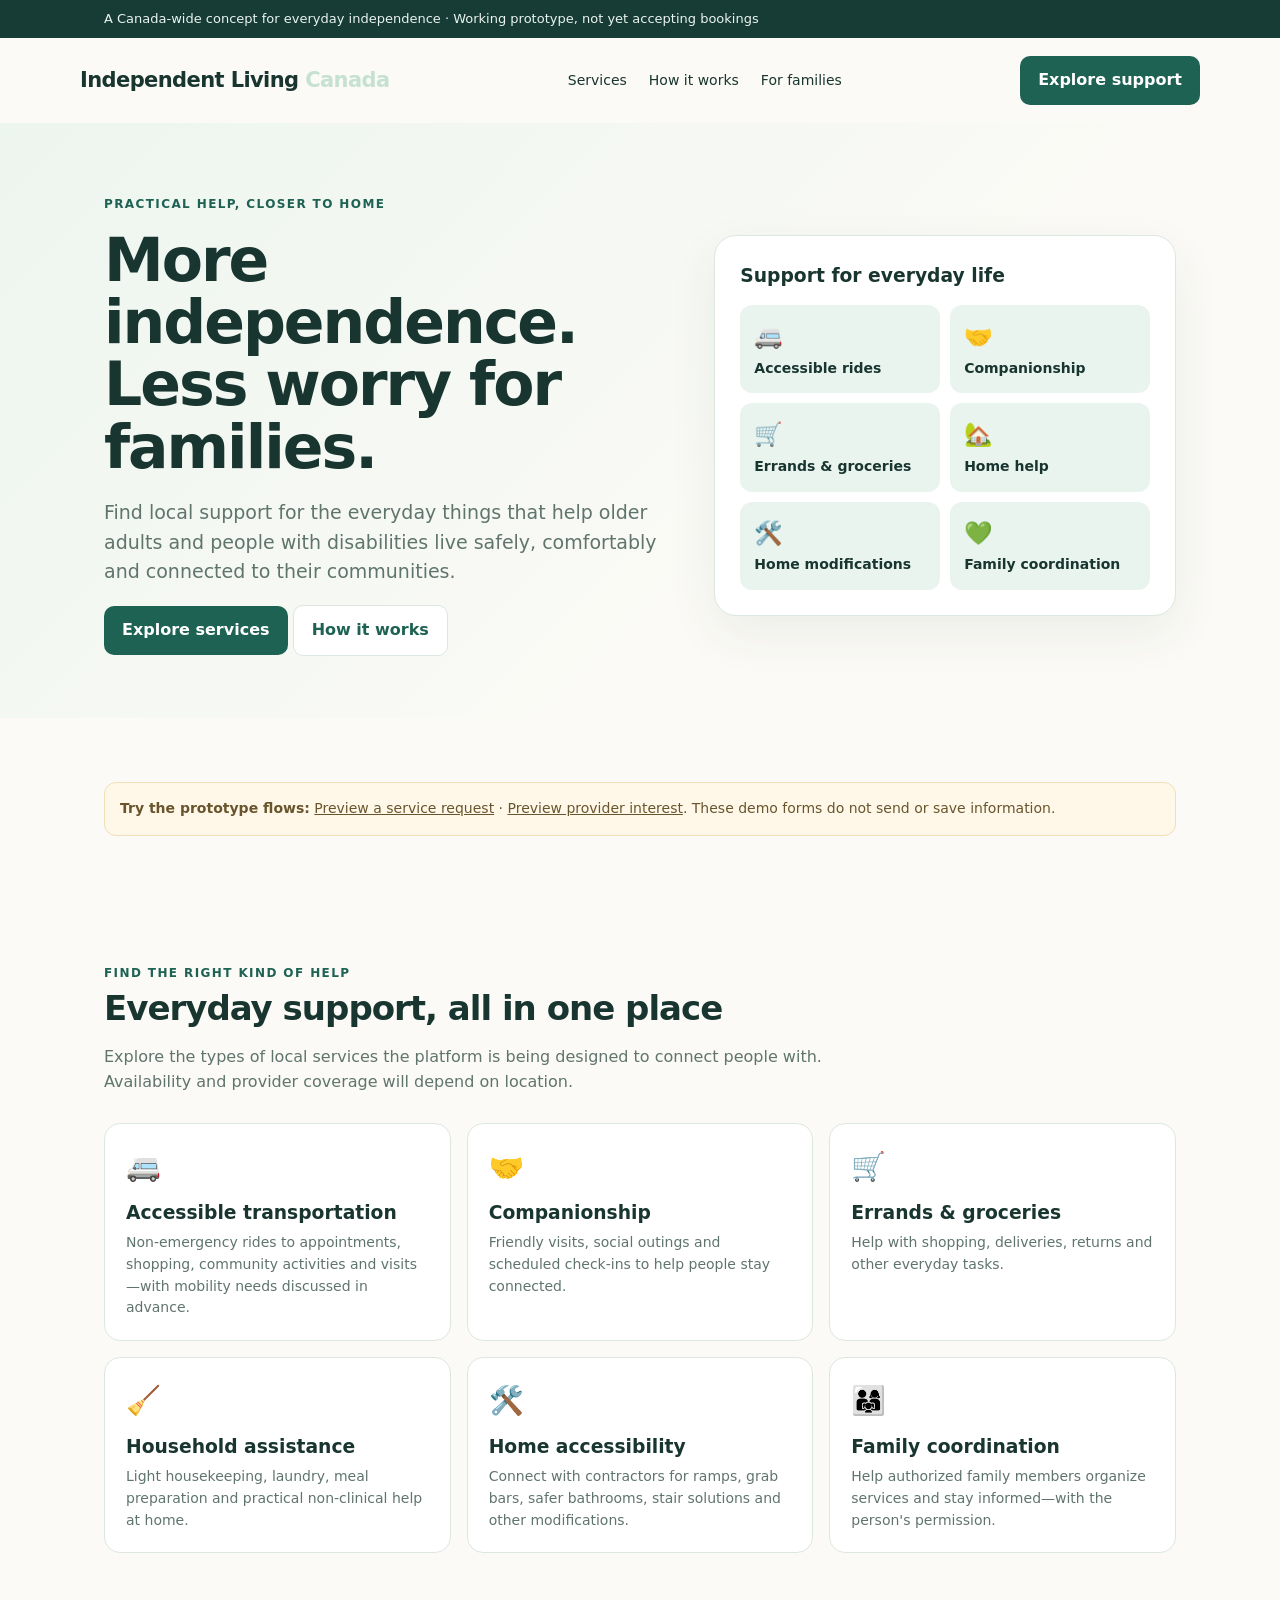
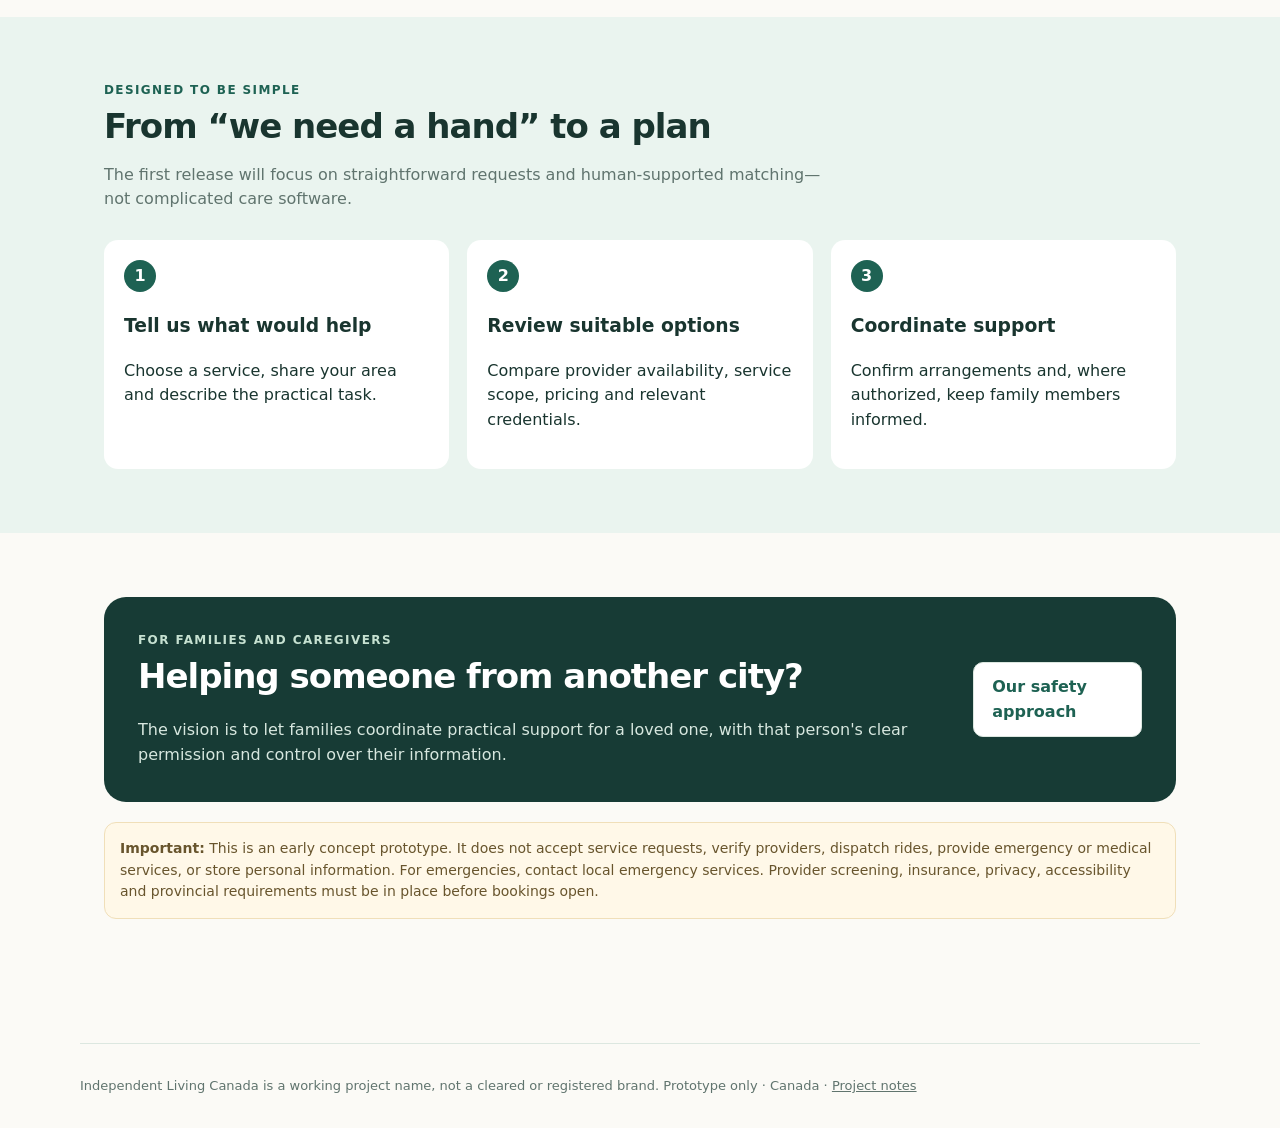
<file: independent-living/prototype/index.html>
<!doctype html>
<html lang="en-CA">
<head>
<meta charset="utf-8"><meta name="viewport" content="width=device-width,initial-scale=1">
<meta name="theme-color" content="#173b35">
<title>Independent Living Canada — Find everyday support</title>
<meta name="description" content="A concept for helping Canadians find accessible rides, companionship, errands, household help and home accessibility services.">
<style>
:root{--ink:#19352f;--muted:#60746e;--green:#1e6253;--mint:#eaf4ef;--cream:#fbfaf6;--line:#dce7e0;--gold:#d7a94c;--white:#fff}
*{box-sizing:border-box}html{scroll-behavior:smooth}body{margin:0;background:var(--cream);color:var(--ink);font:16px/1.55 system-ui,-apple-system,Segoe UI,sans-serif}a{color:inherit}button,input,select,textarea{font:inherit}.wrap{max-width:1120px;margin:auto;padding:0 24px}.top{background:#173b35;color:#eaf4ef;font-size:13px;padding:9px 0}.nav{display:flex;justify-content:space-between;align-items:center;gap:18px;padding:18px 0}.brand{font-size:21px;font-weight:850;letter-spacing:-.6px;text-decoration:none}.brand span{color:#c6e1d1}.navlinks{display:flex;gap:22px;font-size:14px}.navlinks a{text-decoration:none}.btn{display:inline-flex;align-items:center;justify-content:center;border:0;border-radius:10px;padding:12px 18px;background:var(--green);color:white;text-decoration:none;font-weight:700;cursor:pointer}.btn.secondary{background:white;color:var(--green);border:1px solid var(--line)}.hero{padding:72px 0 62px;background:linear-gradient(135deg,#edf5ef 0%,#fbfaf6 65%)}.hero-grid{display:grid;grid-template-columns:1.1fr .9fr;gap:46px;align-items:center}.eyebrow{color:var(--green);font-weight:800;text-transform:uppercase;letter-spacing:1.4px;font-size:12px}.hero h1{font-size:clamp(38px,5vw,60px);line-height:1.04;letter-spacing:-2px;margin:15px 0 20px}.hero p{font-size:19px;color:var(--muted);max-width:610px}.hero-card{background:white;border:1px solid var(--line);border-radius:22px;padding:25px;box-shadow:0 18px 50px #244c3b12}.hero-card h3{margin:0 0 15px}.quick{display:grid;grid-template-columns:1fr 1fr;gap:10px}.quick div{background:var(--mint);border-radius:12px;padding:14px;font-size:14px;font-weight:650}.quick b{display:block;font-size:23px;margin-bottom:3px}.section{padding:64px 0}.section h2{font-size:34px;letter-spacing:-1px;margin:0 0 10px}.sub{color:var(--muted);max-width:720px;margin:0 0 28px}.cards{display:grid;grid-template-columns:repeat(3,1fr);gap:16px}.card{background:white;border:1px solid var(--line);border-radius:16px;padding:21px}.ico{font-size:28px}.card h3{margin:10px 0 5px}.card p{color:var(--muted);font-size:14px;margin:0}.how{background:var(--mint)}.steps{display:grid;grid-template-columns:repeat(3,1fr);gap:18px}.step{background:white;border-radius:14px;padding:20px}.num{width:32px;height:32px;border-radius:50%;background:var(--green);color:white;display:grid;place-items:center;font-weight:800}.notice{background:#fff8e8;border:1px solid #f0dfb9;padding:15px;border-radius:12px;color:#68552d;font-size:14px}.cta{background:#173b35;color:white;border-radius:22px;padding:34px;display:flex;justify-content:space-between;align-items:center;gap:25px}.cta p{color:#d7e7df;margin-bottom:0}.footer{padding:32px 0;color:var(--muted);font-size:13px;border-top:1px solid var(--line);margin-top:60px}
@media(max-width:760px){.hero-grid{grid-template-columns:1fr}.cards,.steps{grid-template-columns:1fr 1fr}.navlinks{display:none}.hero{padding:48px 0}.cta{display:block}.cta .btn{margin-top:18px}}@media(max-width:480px){.cards,.steps{grid-template-columns:1fr}.wrap{padding:0 17px}.hero h1{letter-spacing:-1.3px}}
</style>
</head>
<body>
<div class="top"><div class="wrap">A Canada-wide concept for everyday independence · Working prototype, not yet accepting bookings</div></div>
<header class="wrap nav"><a class="brand" href="#">Independent Living <span>Canada</span></a><nav class="navlinks"><a href="#services">Services</a><a href="#how">How it works</a><a href="#families">For families</a></nav><a class="btn" href="#services">Explore support</a></header>
<main>
<section class="hero"><div class="wrap hero-grid"><div><div class="eyebrow">Practical help, closer to home</div><h1>More independence.<br>Less worry for families.</h1><p>Find local support for the everyday things that help older adults and people with disabilities live safely, comfortably and connected to their communities.</p><a class="btn" href="#services">Explore services</a> <a class="btn secondary" href="#how">How it works</a></div><aside class="hero-card"><h3>Support for everyday life</h3><div class="quick"><div><b>🚐</b>Accessible rides</div><div><b>🤝</b>Companionship</div><div><b>🛒</b>Errands & groceries</div><div><b>🏡</b>Home help</div><div><b>🛠️</b>Home modifications</div><div><b>💚</b>Family coordination</div></div></aside></div></section>
<section class="section"><div class="wrap"><div class="notice"><strong>Try the prototype flows:</strong> <a href="request-support.html">Preview a service request</a> · <a href="provider-interest.html">Preview provider interest</a>. These demo forms do not send or save information.</div></div></section>
<section class="section" id="services"><div class="wrap"><div class="eyebrow">Find the right kind of help</div><h2>Everyday support, all in one place</h2><p class="sub">Explore the types of local services the platform is being designed to connect people with. Availability and provider coverage will depend on location.</p><div class="cards">
<article class="card"><div class="ico">🚐</div><h3>Accessible transportation</h3><p>Non-emergency rides to appointments, shopping, community activities and visits—with mobility needs discussed in advance.</p></article>
<article class="card"><div class="ico">🤝</div><h3>Companionship</h3><p>Friendly visits, social outings and scheduled check-ins to help people stay connected.</p></article>
<article class="card"><div class="ico">🛒</div><h3>Errands & groceries</h3><p>Help with shopping, deliveries, returns and other everyday tasks.</p></article>
<article class="card"><div class="ico">🧹</div><h3>Household assistance</h3><p>Light housekeeping, laundry, meal preparation and practical non-clinical help at home.</p></article>
<article class="card"><div class="ico">🛠️</div><h3>Home accessibility</h3><p>Connect with contractors for ramps, grab bars, safer bathrooms, stair solutions and other modifications.</p></article>
<article class="card"><div class="ico">👨‍👩‍👧</div><h3>Family coordination</h3><p>Help authorized family members organize services and stay informed—with the person's permission.</p></article>
</div></div></section>
<section class="section how" id="how"><div class="wrap"><div class="eyebrow">Designed to be simple</div><h2>From “we need a hand” to a plan</h2><p class="sub">The first release will focus on straightforward requests and human-supported matching—not complicated care software.</p><div class="steps"><div class="step"><div class="num">1</div><h3>Tell us what would help</h3><p>Choose a service, share your area and describe the practical task.</p></div><div class="step"><div class="num">2</div><h3>Review suitable options</h3><p>Compare provider availability, service scope, pricing and relevant credentials.</p></div><div class="step"><div class="num">3</div><h3>Coordinate support</h3><p>Confirm arrangements and, where authorized, keep family members informed.</p></div></div></div></section>
<section class="section" id="families"><div class="wrap"><div class="cta"><div><div class="eyebrow" style="color:#c6e1d1">For families and caregivers</div><h2>Helping someone from another city?</h2><p>The vision is to let families coordinate practical support for a loved one, with that person's clear permission and control over their information.</p></div><a class="btn secondary" href="#safety">Our safety approach</a></div><div id="safety" class="notice" style="margin-top:20px"><strong>Important:</strong> This is an early concept prototype. It does not accept service requests, verify providers, dispatch rides, provide emergency or medical services, or store personal information. For emergencies, contact local emergency services. Provider screening, insurance, privacy, accessibility and provincial requirements must be in place before bookings open.</div></div></section>
</main>
<footer class="wrap footer">Independent Living Canada is a working project name, not a cleared or registered brand. Prototype only · Canada · <a href="../README.md">Project notes</a></footer>
</body></html>
</file>
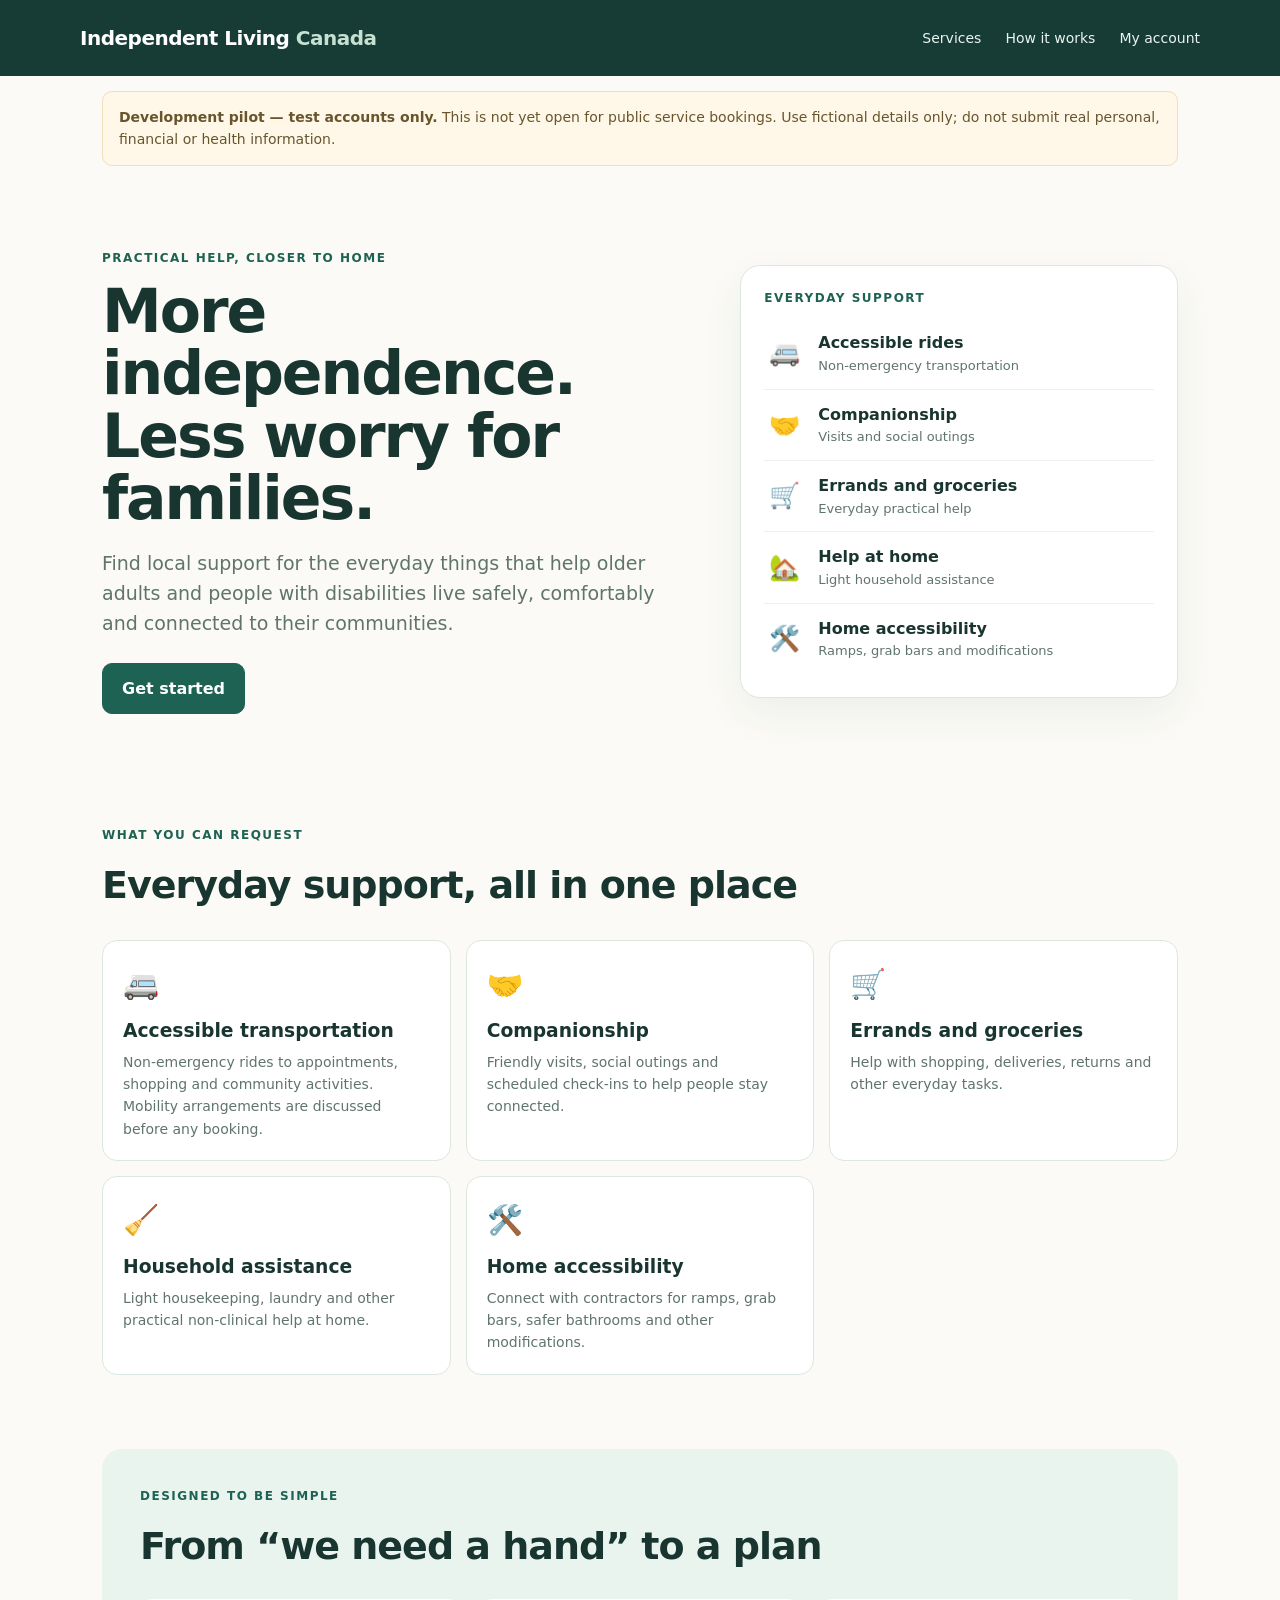
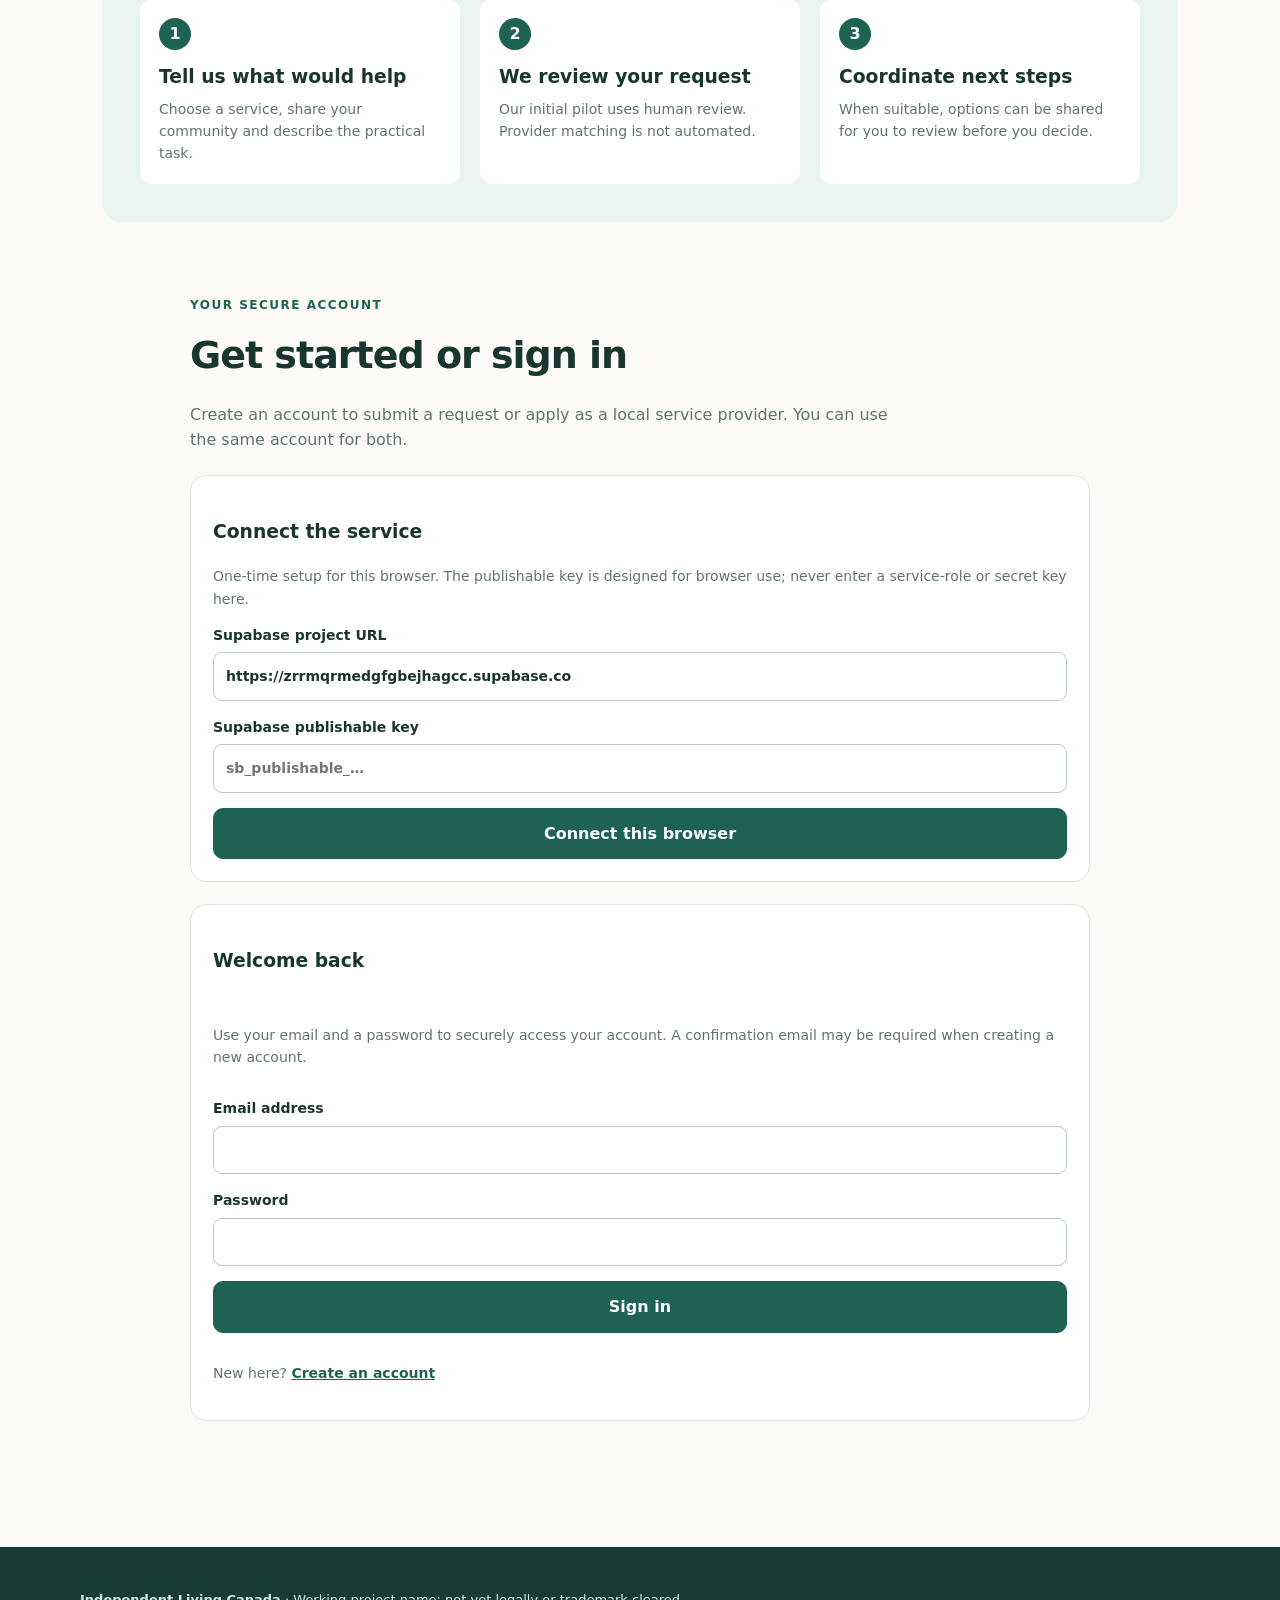
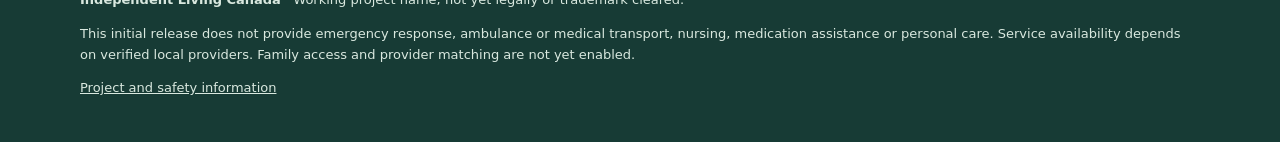
<file: independent-living/web/index.html>
<!doctype html>
<html lang="en-CA">
<head>
<meta charset="utf-8">
<meta name="viewport" content="width=device-width, initial-scale=1">
<meta name="theme-color" content="#173b35">
<meta name="description" content="Find practical local support for everyday independence.">
<title>Independent Living Canada — Everyday support</title>
<link rel="stylesheet" href="./styles.css">
</head>
<body>
<header class="site-header">
  <a class="brand" href="./" aria-label="Independent Living Canada home">Independent Living <span>Canada</span></a>
  <nav aria-label="Main navigation"><a href="#services">Services</a><a href="#how">How it works</a><a href="#account">My account</a></nav>
  <button class="button button-small button-outline" id="signOutButton" hidden type="button">Sign out</button>
</header>
<main>
<div class="notice"><b>Development pilot — test accounts only.</b> This is not yet open for public service bookings. Use fictional details only; do not submit real personal, financial or health information.</div>
<section class="hero">
  <div class="hero-copy">
    <p class="eyebrow">Practical help, closer to home</p>
    <h1>More independence.<br>Less worry for families.</h1>
    <p class="lead">Find local support for the everyday things that help older adults and people with disabilities live safely, comfortably and connected to their communities.</p>
    <a class="button" href="#account">Get started</a>
  </div>
  <aside class="hero-aside">
    <p class="eyebrow">Everyday support</p>
    <div class="service-mini"><span aria-hidden="true">🚐</span><div><b>Accessible rides</b><small>Non-emergency transportation</small></div></div>
    <div class="service-mini"><span aria-hidden="true">🤝</span><div><b>Companionship</b><small>Visits and social outings</small></div></div>
    <div class="service-mini"><span aria-hidden="true">🛒</span><div><b>Errands and groceries</b><small>Everyday practical help</small></div></div>
    <div class="service-mini"><span aria-hidden="true">🏡</span><div><b>Help at home</b><small>Light household assistance</small></div></div>
    <div class="service-mini"><span aria-hidden="true">🛠️</span><div><b>Home accessibility</b><small>Ramps, grab bars and modifications</small></div></div>
  </aside>
</section>

<section class="section" id="services">
  <p class="eyebrow">What you can request</p><h2>Everyday support, all in one place</h2>
  <div class="service-grid">
    <article class="service-card"><span>🚐</span><h3>Accessible transportation</h3><p>Non-emergency rides to appointments, shopping and community activities. Mobility arrangements are discussed before any booking.</p></article>
    <article class="service-card"><span>🤝</span><h3>Companionship</h3><p>Friendly visits, social outings and scheduled check-ins to help people stay connected.</p></article>
    <article class="service-card"><span>🛒</span><h3>Errands and groceries</h3><p>Help with shopping, deliveries, returns and other everyday tasks.</p></article>
    <article class="service-card"><span>🧹</span><h3>Household assistance</h3><p>Light housekeeping, laundry and other practical non-clinical help at home.</p></article>
    <article class="service-card"><span>🛠️</span><h3>Home accessibility</h3><p>Connect with contractors for ramps, grab bars, safer bathrooms and other modifications.</p></article>
  </div>
</section>

<section class="section how" id="how">
  <p class="eyebrow">Designed to be simple</p><h2>From “we need a hand” to a plan</h2>
  <div class="steps">
    <article><b class="step-number">1</b><h3>Tell us what would help</h3><p>Choose a service, share your community and describe the practical task.</p></article>
    <article><b class="step-number">2</b><h3>We review your request</h3><p>Our initial pilot uses human review. Provider matching is not automated.</p></article>
    <article><b class="step-number">3</b><h3>Coordinate next steps</h3><p>When suitable, options can be shared for you to review before you decide.</p></article>
  </div>
</section>

<section class="section account-section" id="account">
  <p class="eyebrow">Your secure account</p><h2>Get started or sign in</h2>
  <p class="section-intro">Create an account to submit a request or apply as a local service provider. You can use the same account for both.</p>

  <div class="config-panel" id="configPanel">
    <h3>Connect the service</h3>
    <p>One-time setup for this browser. The publishable key is designed for browser use; never enter a service-role or secret key here.</p>
    <form id="configForm" class="form-grid">
      <label>Supabase project URL<input id="projectUrl" type="url" value="https://zrrmqrmedgfgbejhagcc.supabase.co" required autocomplete="url"></label>
      <label>Supabase publishable key<input id="publishableKey" type="password" placeholder="sb_publishable_…" required autocomplete="off"></label>
      <button class="button" type="submit">Connect this browser</button>
    </form>
  </div>

  <div id="authGate" class="auth-gate">
    <form id="authForm" class="config-panel form-grid">
      <h3 id="authHeading">Welcome back</h3>
      <p class="muted">Use your email and a password to securely access your account. A confirmation email may be required when creating a new account.</p>
      <label>Email address<input id="email" type="email" required autocomplete="email"></label>
      <label>Password<input id="password" type="password" minlength="8" required autocomplete="current-password"></label>
      <button class="button" id="authSubmit" type="submit">Sign in</button>
      <p class="muted"><span id="authModeText">New here?</span> <button class="text-button" id="authModeToggle" type="button">Create an account</button></p>
    </form>
  </div>
  <div id="accountArea" hidden>
    <div class="signed-in-bar"><div><small>Signed in as</small><strong id="signedInEmail"></strong></div><span class="status-dot">Connected</span></div>
    <div class="tabs" role="tablist" aria-label="Account sections">
      <button class="tab active" role="tab" aria-selected="true" aria-controls="requestsPanel" id="requestsTab" type="button">My requests</button>
      <button class="tab" role="tab" aria-selected="false" aria-controls="newRequestPanel" id="newRequestTab" type="button">Request support</button>
      <button class="tab" role="tab" aria-selected="false" aria-controls="providerPanel" id="providerTab" type="button">Provider application</button>
    </div>
    <section class="tab-panel" id="requestsPanel" role="tabpanel" aria-labelledby="requestsTab">
      <h3>Your service requests</h3><p class="muted">Only requests belonging to your signed-in account are shown here.</p>
      <div id="requestList" class="request-list"><p class="muted">Loading your requests…</p></div>
    </section>
    <section class="tab-panel" id="newRequestPanel" role="tabpanel" aria-labelledby="newRequestTab" hidden>
      <h3>Request practical support</h3>
      <div class="notice"><b>Please note:</b> This service is for non-emergency, non-clinical assistance only. Do not include diagnoses, medications, health-card numbers or medical records. For emergencies call 911.</div>
      <form id="requestForm" class="form-grid">
        <label>Type of support<select name="category" required><option value="">Choose a service</option><option value="non_emergency_transport">Accessible, non-emergency ride</option><option value="companionship">Companionship or social visit</option><option value="errands_groceries">Errands or groceries</option><option value="light_household_help">Light household assistance</option><option value="home_accessibility">Home accessibility modification</option></select></label>
        <div class="two-col"><label>City or community<input name="city" value="Winnipeg" maxlength="100" required></label><label>Neighbourhood or area (optional)<input name="service_area" maxlength="100"></label></div>
        <div class="two-col"><label>Preferred date (optional)<input name="preferred_date" type="date"></label><label>Preferred time<select name="preferred_time_window"><option value="">No preference</option><option>Morning</option><option>Afternoon</option><option>Evening</option></select></label></div>
        <label>What practical help is needed?<textarea name="description" maxlength="1200" required placeholder="Describe the task, location details and what you need help with."></textarea></label>
        <label>Accessibility or mobility arrangements (optional)<textarea name="accessibility_logistics" maxlength="600" placeholder="For example: wheelchair-accessible vehicle, step-free access or help carrying groceries."></textarea></label>
        <label>Name of person receiving the service (optional)<input name="recipient_name" maxlength="100"></label>
        <hr>
        <h4>How should we contact you?</h4>
        <label>Your name<input name="contact_name" maxlength="100" required autocomplete="name"></label>
        <div class="two-col"><label>Email<input name="contact_email" type="email" maxlength="254" autocomplete="email"></label><label>Phone<input name="contact_phone" type="tel" maxlength="40" autocomplete="tel"></label></div>
        <label>Preferred contact method<select name="preferred_contact_method" required><option value="email">Email</option><option value="phone">Phone</option></select></label>
        <label class="check-label"><input type="checkbox" name="consent" required><span>I confirm the person receiving support has agreed to this request and to my involvement, or I am requesting support for myself. I understand this is not an emergency, medical or personal-care service.</span></label>
        <button class="button" type="submit">Submit service request</button>
      </form>
    </section>
    <section class="tab-panel" id="providerPanel" role="tabpanel" aria-labelledby="providerTab" hidden>
      <h3>Apply as a local service provider</h3>
      <div class="notice"><b>Provider approval is not automatic.</b> Applications are pending until identity, references, insurance, licensing and category-specific safety checks are reviewed. Submitting this form does not make you an approved provider or create a public listing.</div>
      <div id="providerStatus" class="provider-status" hidden></div>
      <form id="providerForm" class="form-grid">
        <label>Your name or public contact name<input name="display_name" maxlength="100" required></label>
        <label>Business or organization name (optional)<input name="business_name" maxlength="150"></label>
        <div class="two-col"><label>Contact email<input name="contact_email" type="email" maxlength="254" required></label><label>Contact phone (optional)<input name="contact_phone" type="tel" maxlength="40"></label></div>
        <label>Services you offer<select name="categories" multiple required size="5"><option value="non_emergency_transport">Non-emergency transportation</option><option value="companionship">Companionship</option><option value="errands_groceries">Errands and groceries</option><option value="light_household_help">Light household assistance</option><option value="home_accessibility">Home accessibility</option></select><small class="field-help">On a phone, tap to select one or more services. Use Ctrl or Command on a computer for multiple selections.</small></label>
        <label>Service area<input name="service_area" maxlength="100" placeholder="e.g. Winnipeg and nearby communities" required></label>
        <label>Describe your service and limits<textarea name="service_description" maxlength="1200" required></textarea></label>
        <label class="check-label"><input type="checkbox" name="providerAgreement" required><span>I understand this is an application only and I must not claim approval until verification is complete.</span></label>
        <button class="button" type="submit">Submit provider application</button>
      </form>
    </section>
  </div>
</section>
</main>
<footer class="site-footer"><p><b>Independent Living Canada</b> · Working project name; not yet legally or trademark cleared.</p><p>This initial release does not provide emergency response, ambulance or medical transport, nursing, medication assistance or personal care. Service availability depends on verified local providers. Family access and provider matching are not yet enabled.</p><p><a href="https://github.com/tritchot666/QuoteBack/tree/independent-living-mvp/independent-living">Project and safety information</a></p></footer>
<div id="toast" class="toast" role="status" aria-live="polite"></div>
<script src="./config.js"></script>
<script type="module" src="./app.js"></script>
</body></html>
</file>
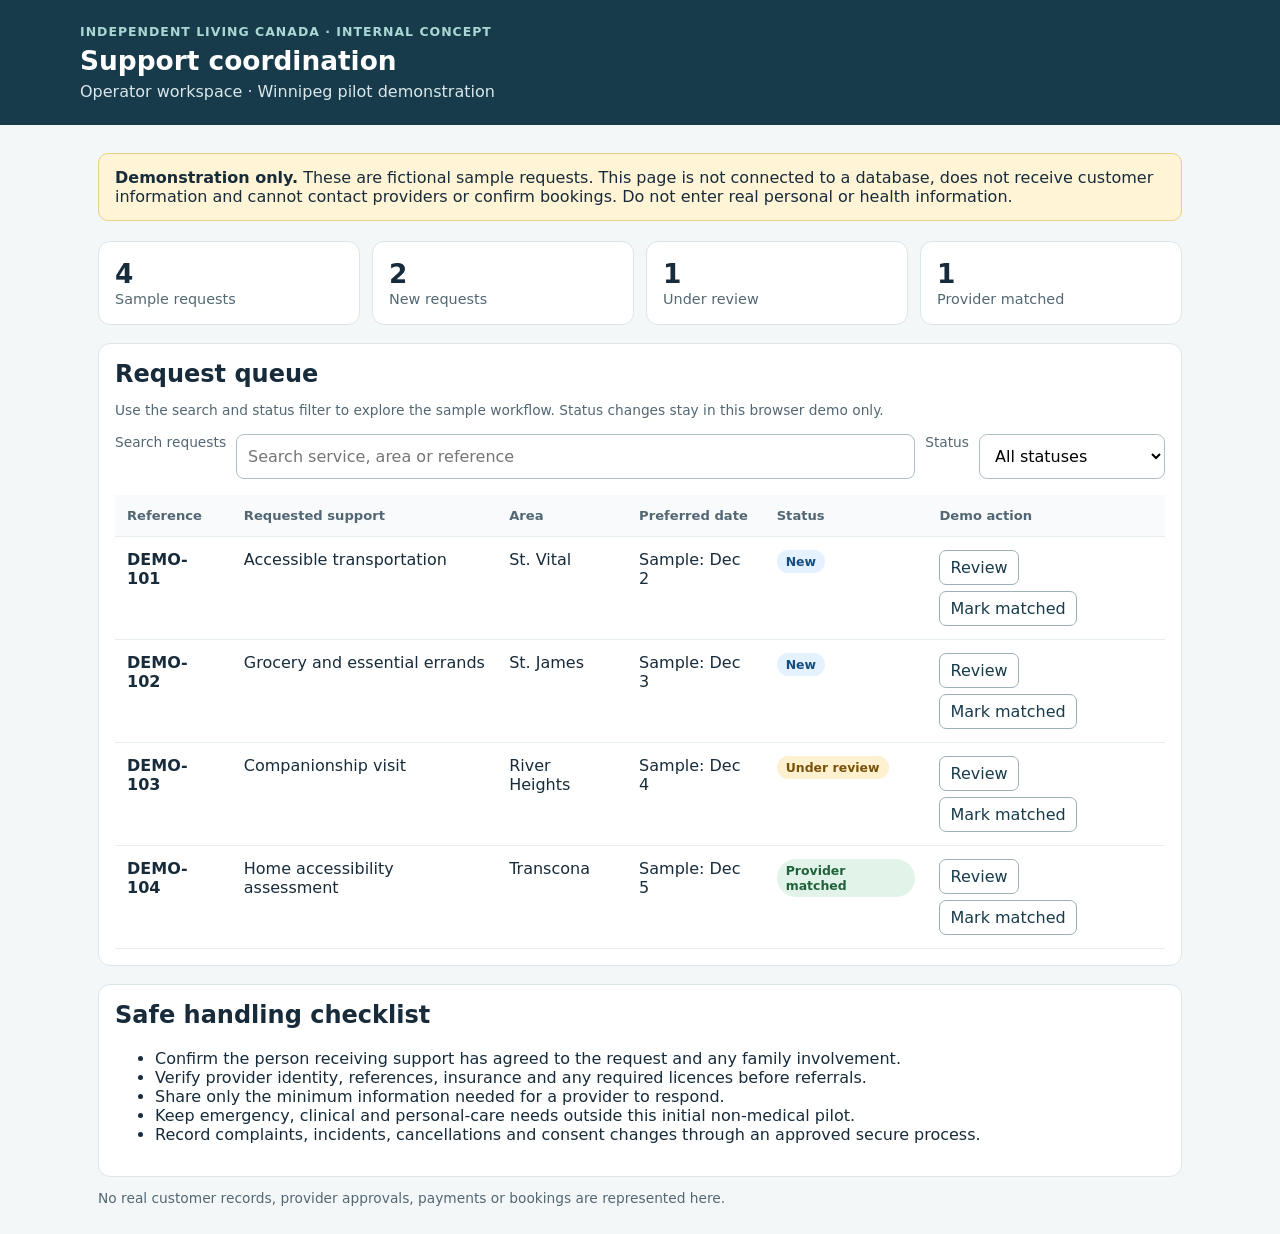
<file: independent-living/prototype/operator-dashboard.html>
<!doctype html>
<html lang="en">
<head>
<meta charset="utf-8">
<meta name="viewport" content="width=device-width,initial-scale=1">
<title>Independent Living Canada — Operator dashboard demo</title>
<style>
:root{font-family:system-ui,-apple-system,Segoe UI,sans-serif;color:#172b3a;background:#f4f7f8}
*{box-sizing:border-box}body{margin:0}header{background:#173b4b;color:#fff;padding:24px max(20px,calc((100% - 1120px)/2))}
main{max-width:1120px;margin:28px auto;padding:0 18px}.eyebrow{font-size:.78rem;letter-spacing:.08em;text-transform:uppercase;color:#a9d8d4;font-weight:700}
h1{margin:6px 0;font-size:1.65rem}header p{margin:6px 0 0;color:#d9e7eb}
.notice{background:#fff4d6;border:1px solid #e7cf83;padding:14px 16px;border-radius:10px;margin-bottom:20px}
.stats{display:grid;grid-template-columns:repeat(4,1fr);gap:12px;margin:18px 0}
.stat,.panel{background:white;border:1px solid #dce5e8;border-radius:12px;padding:16px}
.stat strong{display:block;font-size:1.65rem}.stat span{color:#536873;font-size:.9rem}
.toolbar{display:flex;gap:10px;flex-wrap:wrap;margin:16px 0}.toolbar input,.toolbar select{padding:11px;border:1px solid #aebfc5;border-radius:8px;background:white;font:inherit}
.toolbar input{flex:1;min-width:190px}
table{width:100%;border-collapse:collapse;background:white}th,td{text-align:left;padding:13px 12px;border-bottom:1px solid #e6edef;vertical-align:top}th{font-size:.82rem;color:#526773;background:#f8fafb}
.pill{display:inline-block;border-radius:20px;padding:4px 9px;font-size:.78rem;font-weight:650;background:#edf1f3}
.status-new{background:#e4f1ff;color:#164e80}.status-review{background:#fff0cf;color:#79520a}.status-matched{background:#e2f4e9;color:#21623a}
button{border:1px solid #9bb0b8;background:white;border-radius:7px;padding:7px 10px;font:inherit;cursor:pointer;color:#173b4b}
button:focus,input:focus,select:focus{outline:3px solid #75b8d0;outline-offset:2px}
.small{font-size:.86rem;color:#526773}.actions{display:flex;gap:6px;flex-wrap:wrap}
@media(max-width:700px){.stats{grid-template-columns:repeat(2,1fr)}.table-wrap{overflow-x:auto}table{min-width:720px}}
</style>
</head>
<body>
<header><div class="eyebrow">Independent Living Canada · Internal concept</div><h1>Support coordination</h1><p>Operator workspace · Winnipeg pilot demonstration</p></header>
<main>
<div class="notice"><strong>Demonstration only.</strong> These are fictional sample requests. This page is not connected to a database, does not receive customer information and cannot contact providers or confirm bookings. Do not enter real personal or health information.</div>
<section class="stats" aria-label="Sample request totals">
<div class="stat"><strong id="total">4</strong><span>Sample requests</span></div><div class="stat"><strong id="new">2</strong><span>New requests</span></div><div class="stat"><strong id="review">1</strong><span>Under review</span></div><div class="stat"><strong id="matched">1</strong><span>Provider matched</span></div>
</section>
<section class="panel">
<h2 style="margin:0">Request queue</h2><p class="small">Use the search and status filter to explore the sample workflow. Status changes stay in this browser demo only.</p>
<div class="toolbar"><label class="small" for="search">Search requests</label><input id="search" type="search" placeholder="Search service, area or reference"><label class="small" for="filter">Status</label><select id="filter"><option value="all">All statuses</option><option value="New">New</option><option value="Under review">Under review</option><option value="Provider matched">Provider matched</option></select></div>
<div class="table-wrap"><table><thead><tr><th>Reference</th><th>Requested support</th><th>Area</th><th>Preferred date</th><th>Status</th><th>Demo action</th></tr></thead><tbody id="rows"></tbody></table></div>
</section>
<section class="panel" style="margin-top:18px"><h2 style="margin-top:0">Safe handling checklist</h2><ul><li>Confirm the person receiving support has agreed to the request and any family involvement.</li><li>Verify provider identity, references, insurance and any required licences before referrals.</li><li>Share only the minimum information needed for a provider to respond.</li><li>Keep emergency, clinical and personal-care needs outside this initial non-medical pilot.</li><li>Record complaints, incidents, cancellations and consent changes through an approved secure process.</li></ul></section>
<p class="small">No real customer records, provider approvals, payments or bookings are represented here.</p>
</main>
<script>
const items=[
{ref:"DEMO-101",service:"Accessible transportation",area:"St. Vital",date:"Sample: Dec 2",status:"New"},
{ref:"DEMO-102",service:"Grocery and essential errands",area:"St. James",date:"Sample: Dec 3",status:"New"},
{ref:"DEMO-103",service:"Companionship visit",area:"River Heights",date:"Sample: Dec 4",status:"Under review"},
{ref:"DEMO-104",service:"Home accessibility assessment",area:"Transcona",date:"Sample: Dec 5",status:"Provider matched"}
];
const labels={"New":"status-new","Under review":"status-review","Provider matched":"status-matched"};
function render(){
 const q=document.getElementById("search").value.toLowerCase(), f=document.getElementById("filter").value;
 const filtered=items.filter(x=>(f==="all"||x.status===f)&&[x.ref,x.service,x.area].join(" ").toLowerCase().includes(q));
 document.getElementById("rows").innerHTML=filtered.map(x=>'<tr><td><strong>'+x.ref+'</strong></td><td>'+x.service+'</td><td>'+x.area+'</td><td>'+x.date+'</td><td><span class="pill '+labels[x.status]+'">'+x.status+'</span></td><td><div class="actions"><button type="button" data-ref="'+x.ref+'" data-next="Under review">Review</button><button type="button" data-ref="'+x.ref+'" data-next="Provider matched">Mark matched</button></div></td></tr>').join("")||'<tr><td colspan="6">No matching sample requests.</td></tr>';
 document.getElementById("total").textContent=items.length;
 document.getElementById("new").textContent=items.filter(x=>x.status==="New").length;
 document.getElementById("review").textContent=items.filter(x=>x.status==="Under review").length;
 document.getElementById("matched").textContent=items.filter(x=>x.status==="Provider matched").length;
}
document.getElementById("rows").addEventListener("click",e=>{const b=e.target.closest("button[data-ref]");if(!b)return;const item=items.find(x=>x.ref===b.dataset.ref);if(item){item.status=b.dataset.next;render()}});
document.getElementById("search").addEventListener("input",render);
document.getElementById("filter").addEventListener("change",render);
render();
</script>
</body></html>
</file>
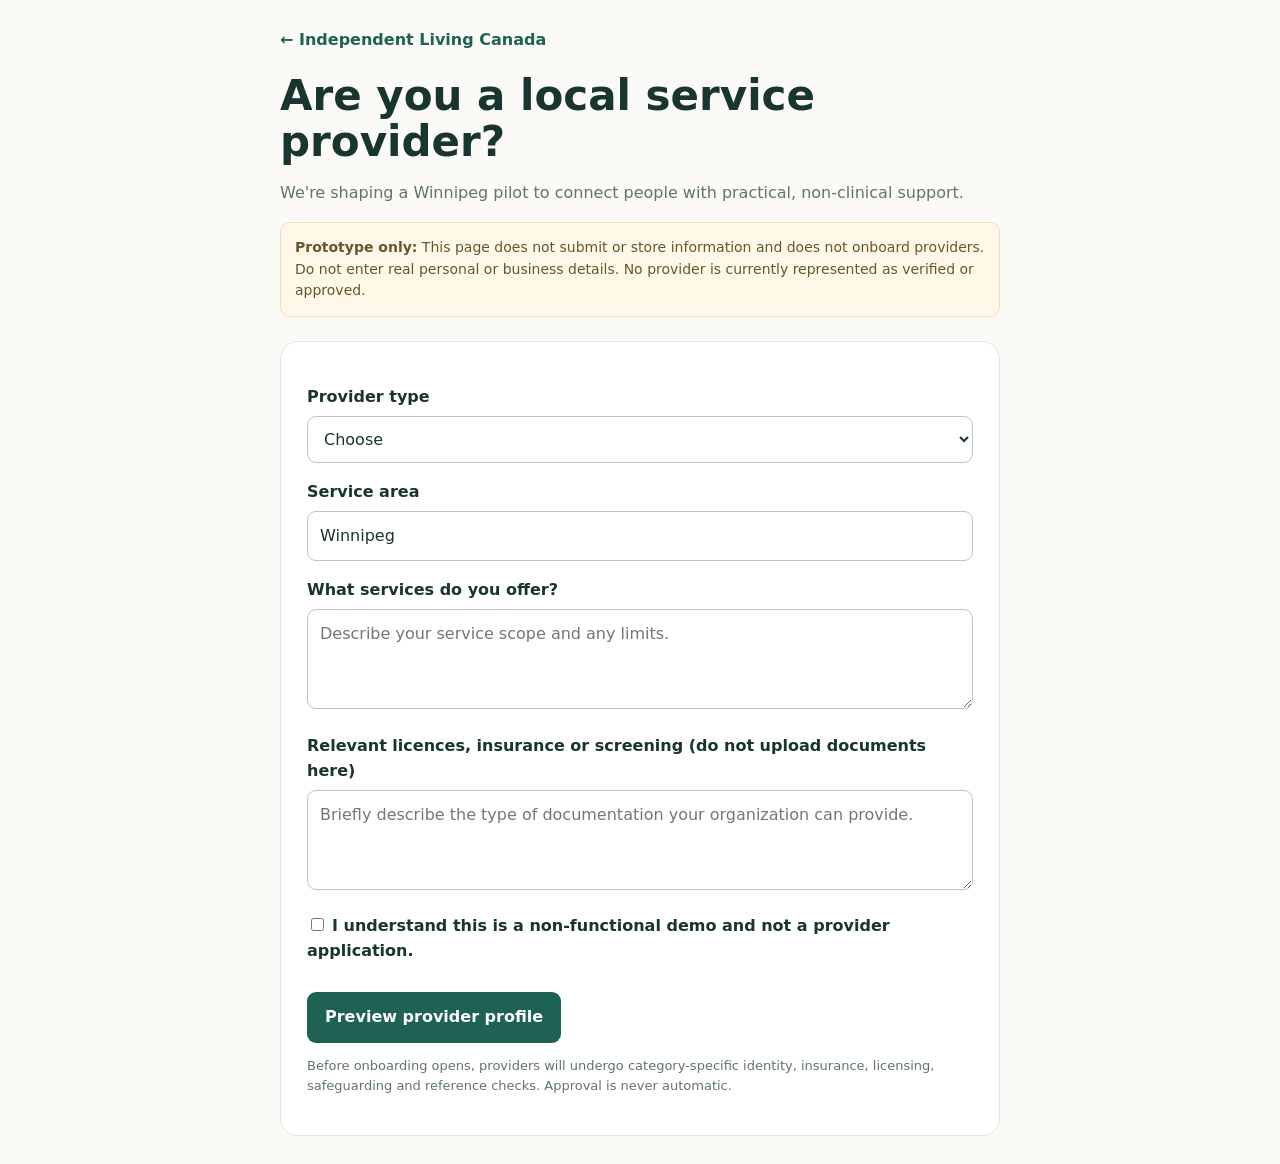
<file: independent-living/prototype/provider-interest.html>
<!doctype html>
<html lang="en-CA"><head><meta charset="utf-8"><meta name="viewport" content="width=device-width,initial-scale=1"><title>Provider interest — Independent Living Canada (prototype)</title>
<style>
:root{--ink:#19352f;--muted:#60746e;--green:#1e6253;--mint:#eaf4ef;--cream:#fbfaf6;--line:#dce7e0}*{box-sizing:border-box}body{margin:0;background:var(--cream);color:var(--ink);font:16px/1.55 system-ui,sans-serif}.wrap{max-width:760px;margin:auto;padding:28px 20px}.brand{font-weight:850;color:var(--green);text-decoration:none}.panel{background:#fff;border:1px solid var(--line);border-radius:18px;padding:26px;margin-top:24px}h1{font-size:clamp(30px,5vw,42px);line-height:1.1;margin:20px 0 8px}p{color:var(--muted)}label{display:block;font-weight:700;margin:17px 0 6px}input,select,textarea{width:100%;padding:12px;border:1px solid #b8c9c0;border-radius:9px;font:inherit;background:#fff;color:var(--ink)}textarea{min-height:100px}button{margin-top:22px;padding:13px 18px;background:var(--green);color:#fff;border:0;border-radius:9px;font:inherit;font-weight:750;cursor:pointer}.notice{padding:14px;border-radius:10px;background:#fff8e8;border:1px solid #f0dfb9;color:#68552d;font-size:14px}.result{display:none;padding:16px;background:var(--mint);border-radius:10px;margin-top:18px}.small{font-size:13px;color:var(--muted)}
</style></head><body><main class="wrap"><a class="brand" href="index.html">← Independent Living Canada</a><h1>Are you a local service provider?</h1><p>We're shaping a Winnipeg pilot to connect people with practical, non-clinical support.</p><div class="notice"><strong>Prototype only:</strong> This page does not submit or store information and does not onboard providers. Do not enter real personal or business details. No provider is currently represented as verified or approved.</div>
<form class="panel" id="providerForm">
<label for="type">Provider type</label><select id="type" required><option value="">Choose</option><option>Transportation provider</option><option>Companionship / community support</option><option>Errands / grocery assistance</option><option>Light household assistance</option><option>Accessibility contractor</option><option>Other local service</option></select>
<label for="area">Service area</label><input id="area" required value="Winnipeg">
<label for="scope">What services do you offer?</label><textarea id="scope" required maxlength="700" placeholder="Describe your service scope and any limits."></textarea>
<label for="credentials">Relevant licences, insurance or screening (do not upload documents here)</label><textarea id="credentials" maxlength="500" placeholder="Briefly describe the type of documentation your organization can provide."></textarea>
<label><input id="agree" type="checkbox" required style="width:auto;margin-right:8px">I understand this is a non-functional demo and not a provider application.</label>
<button type="submit">Preview provider profile</button><div class="result" id="result" role="status" aria-live="polite"></div>
<p class="small">Before onboarding opens, providers will undergo category-specific identity, insurance, licensing, safeguarding and reference checks. Approval is never automatic.</p>
</form></main><script>
document.getElementById('providerForm').addEventListener('submit',function(e){e.preventDefault();if(!this.reportValidity())return;const type=document.getElementById('type').value;const area=document.getElementById('area').value;const result=document.getElementById('result');result.style.display='block';result.textContent='Demo preview: '+type+' serving '+area+'. Nothing has been transmitted or saved. Provider onboarding is not yet open.';result.focus();});
</script></body></html>
</file>
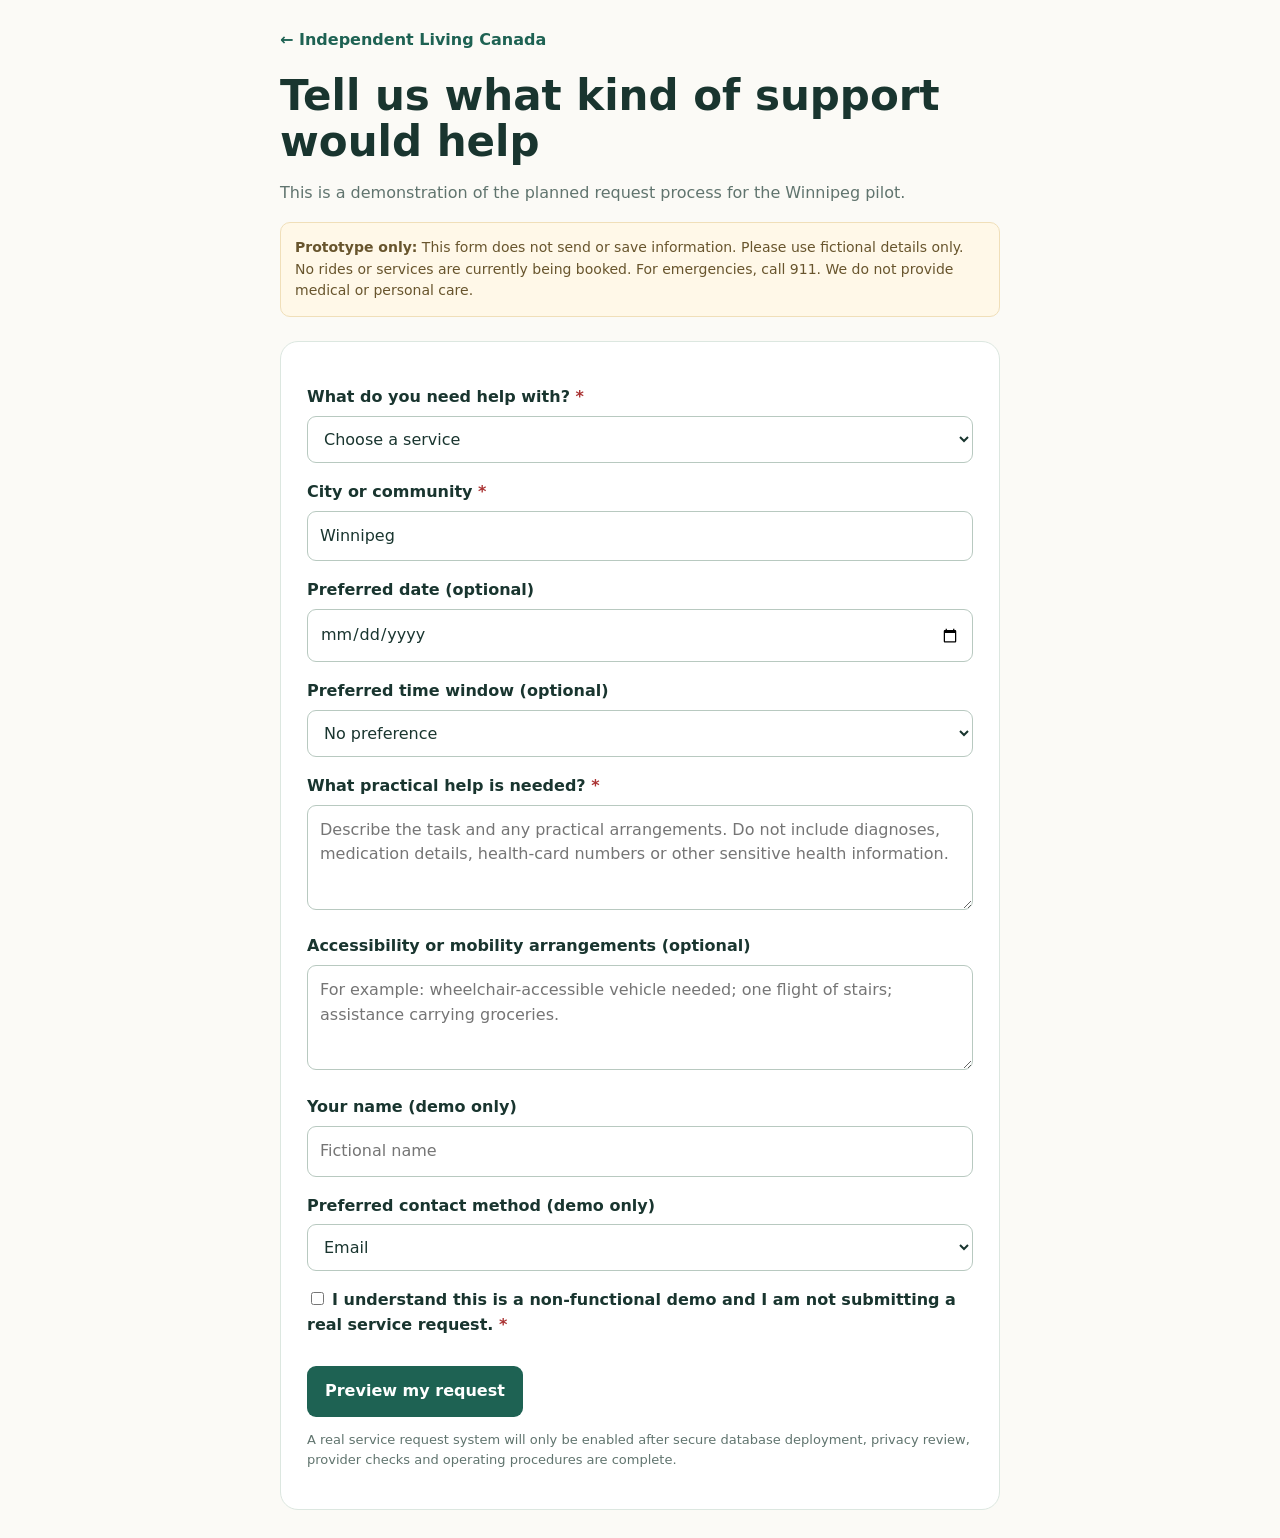
<file: independent-living/prototype/request-support.html>
<!doctype html>
<html lang="en-CA">
<head>
<meta charset="utf-8"><meta name="viewport" content="width=device-width,initial-scale=1">
<title>Request support — Independent Living Canada (prototype)</title>
<style>
:root{--ink:#19352f;--muted:#60746e;--green:#1e6253;--mint:#eaf4ef;--cream:#fbfaf6;--line:#dce7e0}
*{box-sizing:border-box}body{margin:0;background:var(--cream);color:var(--ink);font:16px/1.55 system-ui,sans-serif}.wrap{max-width:760px;margin:auto;padding:28px 20px}.brand{font-weight:850;color:var(--green);text-decoration:none}.panel{background:#fff;border:1px solid var(--line);border-radius:18px;padding:26px;margin-top:24px}h1{font-size:clamp(30px,5vw,42px);line-height:1.1;margin:20px 0 8px}p{color:var(--muted)}label{display:block;font-weight:700;margin:17px 0 6px}input,select,textarea{width:100%;padding:12px;border:1px solid #b8c9c0;border-radius:9px;font:inherit;background:#fff;color:var(--ink)}textarea{min-height:105px}button{margin-top:22px;padding:13px 18px;background:var(--green);color:#fff;border:0;border-radius:9px;font:inherit;font-weight:750;cursor:pointer}.notice{padding:14px;border-radius:10px;background:#fff8e8;border:1px solid #f0dfb9;color:#68552d;font-size:14px}.small{font-size:13px;color:var(--muted)}.result{display:none;padding:16px;background:var(--mint);border-radius:10px;margin-top:18px}.required{color:#a33}a{color:var(--green)}
</style>
</head>
<body><main class="wrap">
<a class="brand" href="index.html">← Independent Living Canada</a>
<h1>Tell us what kind of support would help</h1>
<p>This is a demonstration of the planned request process for the Winnipeg pilot.</p>
<div class="notice"><strong>Prototype only:</strong> This form does not send or save information. Please use fictional details only. No rides or services are currently being booked. For emergencies, call 911. We do not provide medical or personal care.</div>
<form class="panel" id="requestForm">
<label for="category">What do you need help with? <span class="required">*</span></label>
<select id="category" required><option value="">Choose a service</option><option>Non-emergency transportation</option><option>Companionship or social visit</option><option>Errands or groceries</option><option>Light household assistance</option><option>Home accessibility modification</option></select>
<label for="city">City or community <span class="required">*</span></label>
<input id="city" required value="Winnipeg" autocomplete="address-level2">
<label for="date">Preferred date (optional)</label><input id="date" type="date">
<label for="time">Preferred time window (optional)</label><select id="time"><option value="">No preference</option><option>Morning</option><option>Afternoon</option><option>Evening</option></select>
<label for="details">What practical help is needed? <span class="required">*</span></label>
<textarea id="details" required maxlength="700" placeholder="Describe the task and any practical arrangements. Do not include diagnoses, medication details, health-card numbers or other sensitive health information."></textarea>
<label for="mobility">Accessibility or mobility arrangements (optional)</label>
<textarea id="mobility" maxlength="350" placeholder="For example: wheelchair-accessible vehicle needed; one flight of stairs; assistance carrying groceries."></textarea>
<label for="contact">Your name (demo only)</label><input id="contact" maxlength="80" placeholder="Fictional name">
<label for="method">Preferred contact method (demo only)</label><select id="method"><option>Email</option><option>Phone</option></select>
<label><input id="consent" type="checkbox" required style="width:auto;margin-right:8px">I understand this is a non-functional demo and I am not submitting a real service request. <span class="required">*</span></label>
<button type="submit">Preview my request</button>
<div class="result" id="result" role="status" aria-live="polite"></div>
<p class="small">A real service request system will only be enabled after secure database deployment, privacy review, provider checks and operating procedures are complete.</p>
</form></main>
<script>
document.getElementById('requestForm').addEventListener('submit',function(e){e.preventDefault();if(!this.reportValidity())return;const category=document.getElementById('category').value;const city=document.getElementById('city').value;const result=document.getElementById('result');result.style.display='block';result.textContent='Demo preview: '+category+' in '+city+'. Nothing has been transmitted or saved. A live request service is not yet available.';result.focus();});
</script></body></html>
</file>
<file: independent-living/web/styles.css>
:root{--ink:#19352f;--muted:#60746e;--green:#1e6253;--green-dark:#173b35;--mint:#eaf4ef;--cream:#fbfaf6;--line:#dce7e0;--gold:#d7a94c;--white:#fff;--danger:#8d342b}
*{box-sizing:border-box}html{scroll-behavior:smooth;scroll-padding-top:84px}body{margin:0;background:var(--cream);color:var(--ink);font:16px/1.6 system-ui,-apple-system,BlinkMacSystemFont,"Segoe UI",sans-serif}a{color:var(--green)}button,input,select,textarea{font:inherit}button:focus-visible,a:focus-visible,input:focus-visible,select:focus-visible,textarea:focus-visible{outline:3px solid #78b9a2;outline-offset:3px}
.site-header{height:auto;min-height:76px;padding:14px max(20px,calc((100% - 1120px)/2));display:flex;align-items:center;justify-content:space-between;gap:20px;background:var(--green-dark);color:white;position:sticky;top:0;z-index:5}.brand{font-weight:850;font-size:20px;letter-spacing:-.5px;color:white;text-decoration:none;white-space:nowrap}.brand span{color:#c6e1d1}.site-header nav{display:flex;gap:24px}.site-header nav a{color:#eaf4ef;text-decoration:none;font-size:14px}.button{display:inline-flex;align-items:center;justify-content:center;background:var(--green);color:white;border:1px solid var(--green);border-radius:10px;padding:12px 19px;text-decoration:none;font-weight:750;cursor:pointer}.button:hover{background:#164b40}.button-small{padding:8px 13px;font-size:14px}.button-outline{background:transparent;color:white;border-color:#7b9b8d}.button-outline:hover{background:#ffffff18}
main{max-width:1120px;margin:0 auto;padding:0 22px}.hero{display:grid;grid-template-columns:1.15fr .85fr;gap:46px;align-items:center;padding:68px 0 58px}.hero-copy h1{font-size:clamp(38px,5vw,60px);line-height:1.04;letter-spacing:-2px;margin:12px 0 18px}.eyebrow{font-size:12px;letter-spacing:1.5px;text-transform:uppercase;color:var(--green);font-weight:850;margin:0 0 10px}.lead{font-size:19px;max-width:630px;color:var(--muted);margin:0 0 24px}.hero-aside{background:white;border:1px solid var(--line);border-radius:20px;padding:23px;box-shadow:0 16px 42px #244c3b10}.service-mini{display:flex;align-items:center;gap:14px;padding:12px 0;border-bottom:1px solid #edf1ee}.service-mini:last-child{border-bottom:0}.service-mini>span{font-size:25px;width:40px;text-align:center}.service-mini b,.service-mini small{display:block}.service-mini small{font-size:13px;color:var(--muted)}
.section{padding:54px 0}.section h2{font-size:clamp(28px,4vw,38px);letter-spacing:-1px;margin:0 0 10px}.service-grid{display:grid;grid-template-columns:repeat(3,1fr);gap:15px;margin-top:24px}.service-card{background:white;border:1px solid var(--line);border-radius:15px;padding:20px}.service-card>span{font-size:29px}.service-card h3{margin:8px 0 5px}.service-card p,.steps p{color:var(--muted);font-size:14px;margin:0}.how{background:var(--mint);border-radius:20px;padding:38px;margin:20px 0}.steps{display:grid;grid-template-columns:repeat(3,1fr);gap:20px;margin-top:22px}.steps article{background:white;padding:19px;border-radius:13px}.step-number{display:grid;place-items:center;background:var(--green);color:white;border-radius:50%;height:32px;width:32px}.steps h3{margin:12px 0 6px}
.account-section{max-width:900px;margin:0 auto}.section-intro{color:var(--muted);max-width:700px}.config-panel{background:white;border:1px solid var(--line);border-radius:16px;padding:22px;margin:22px 0}.config-panel p{color:var(--muted);font-size:14px}.form-grid{display:grid;gap:15px}.form-grid label{display:grid;gap:6px;font-size:14px;font-weight:700}.form-grid input:not([type=checkbox]),.form-grid select,.form-grid textarea{width:100%;padding:12px;border:1px solid #b8c9c0;border-radius:9px;background:white;color:var(--ink);font:inherit}.form-grid textarea{min-height:105px;resize:vertical}.form-grid select[multiple]{min-height:130px}.form-grid small{font-weight:400}.form-grid hr{width:100%;border:0;border-top:1px solid var(--line)}.form-grid h4{margin:0}.two-col{display:grid;grid-template-columns:1fr 1fr;gap:14px}.check-label{display:flex!important;grid-template-columns:none!important;align-items:flex-start;gap:10px!important;font-weight:500!important}.check-label input{margin-top:5px;flex:0 0 auto}.field-help{color:var(--muted)}.notice{padding:14px 16px;background:#fff8e8;border:1px solid #f0dfb9;border-radius:10px;color:#68552d;font-size:14px;margin:15px 0}.signed-in-bar{display:flex;justify-content:space-between;align-items:center;background:var(--mint);padding:14px 17px;border-radius:12px;margin:20px 0}.signed-in-bar small,.signed-in-bar strong{display:block}.signed-in-bar small{color:var(--muted)}.status-dot{font-size:13px;color:var(--green);font-weight:750}.tabs{display:flex;gap:6px;overflow:auto;border-bottom:1px solid var(--line)}.tab{background:transparent;border:0;border-bottom:3px solid transparent;padding:12px 15px;color:var(--muted);font-weight:700;white-space:nowrap;cursor:pointer}.tab.active{color:var(--green);border-bottom-color:var(--green)}.tab-panel{padding:22px 0}.tab-panel h3{margin-top:0}.muted{color:var(--muted);font-size:14px}.request-list{display:grid;gap:10px}.request-item{background:white;border:1px solid var(--line);border-radius:12px;padding:15px}.request-item h4{margin:0 0 4px}.request-item p{margin:3px 0;color:var(--muted);font-size:14px}.pill{display:inline-block;border-radius:20px;background:var(--mint);color:var(--green);font-size:12px;font-weight:750;padding:3px 9px}.provider-status{background:var(--mint);border:1px solid var(--line);border-radius:10px;padding:14px;margin:15px 0}.site-footer{background:#173b35;color:#d9e8df;padding:30px max(22px,calc((100% - 1120px)/2));font-size:13px;margin-top:50px}.site-footer p{max-width:1120px}.site-footer a{color:#d9e8df}.toast{position:fixed;bottom:18px;left:50%;transform:translateX(-50%);background:#19352f;color:white;padding:12px 18px;border-radius:10px;max-width:min(90vw,560px);box-shadow:0 5px 24px #0003;z-index:10;display:none}.toast.error{background:#812f28}.text-button{background:none;border:0;padding:0;color:var(--green);font-weight:750;text-decoration:underline;cursor:pointer}
[hidden]{display:none!important}
@media(max-width:760px){.site-header{flex-wrap:wrap;padding:13px 18px}.site-header nav{order:3;width:100%;justify-content:space-around;gap:10px}.hero{grid-template-columns:1fr;padding:44px 0}.service-grid{grid-template-columns:1fr 1fr}.steps{grid-template-columns:1fr}.how{padding:25px}.two-col{grid-template-columns:1fr}.section{padding:40px 0}}
@media(max-width:460px){main{padding:0 16px}.service-grid{grid-template-columns:1fr}.brand{font-size:18px}.hero-copy h1{letter-spacing:-1.3px}.tabs{margin-left:-4px;margin-right:-4px}.tab{padding:11px 10px;font-size:14px}}
</file>
